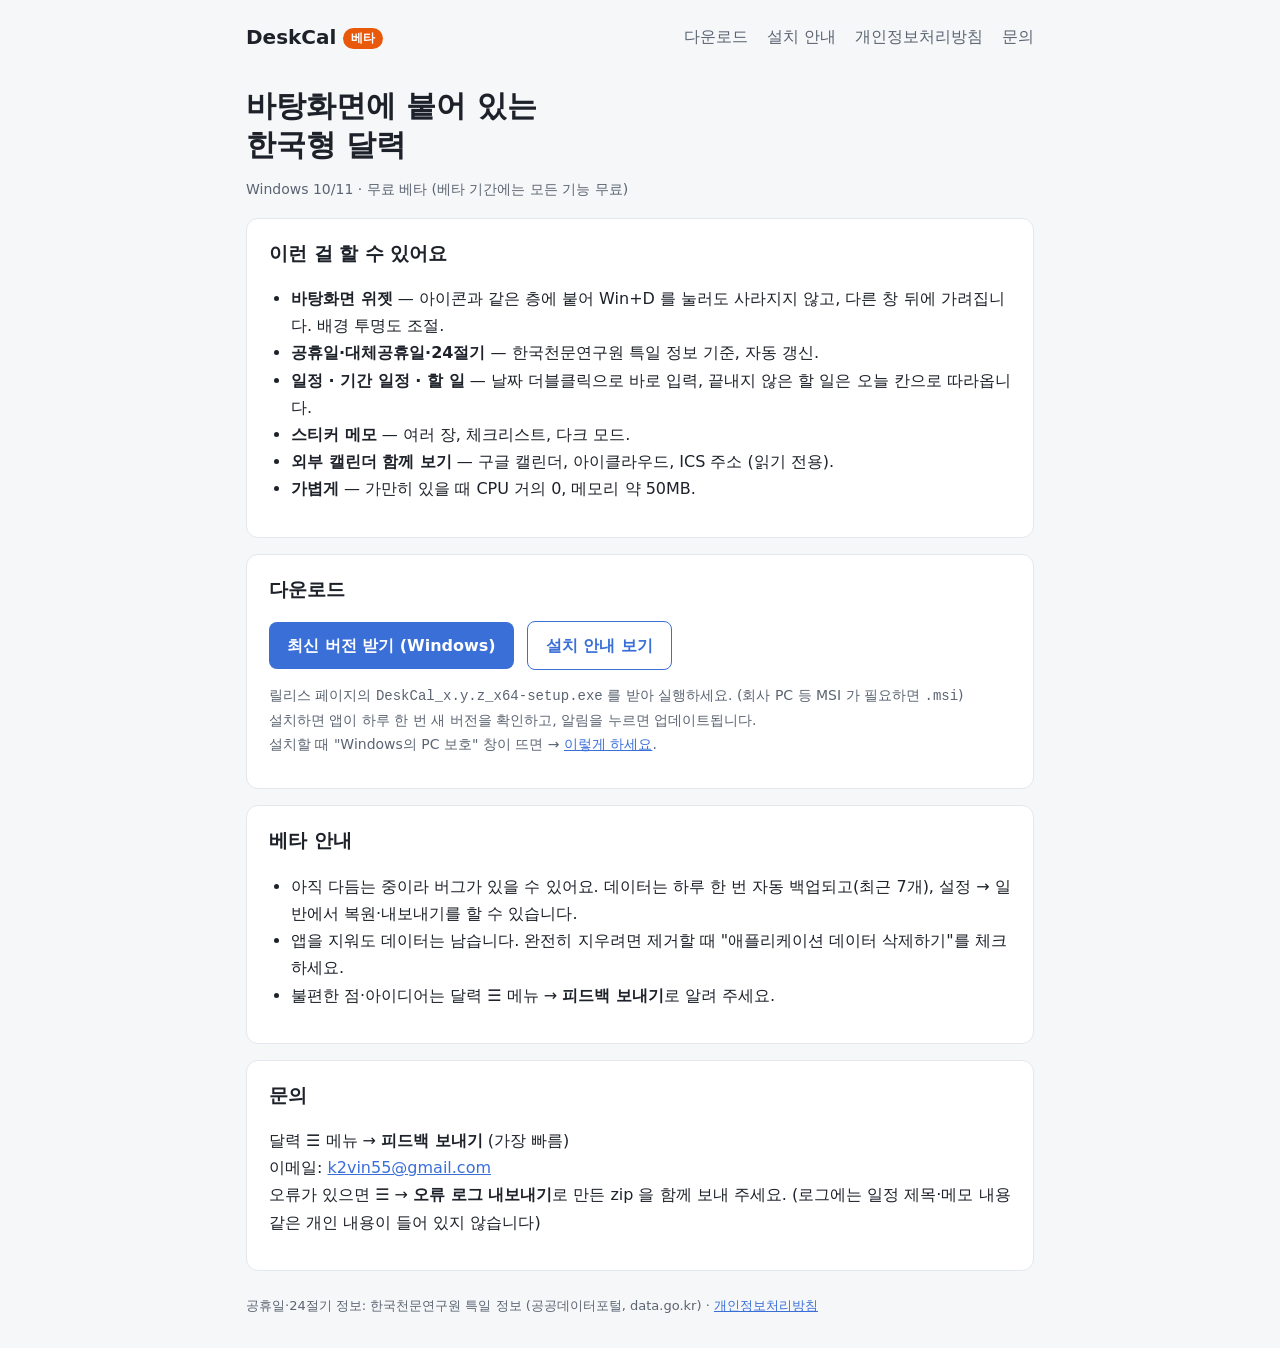
<file: index.html>
<!doctype html>
<html lang="ko">
<head>
  <meta charset="utf-8" />
  <meta name="viewport" content="width=device-width, initial-scale=1" />
  <title>DeskCal — 바탕화면 달력</title>
  <meta name="description" content="바탕화면에 붙어 있는 한국형 달력 위젯. 공휴일·24절기, 일정·할 일, 스티커 메모, 구글·아이클라우드 캘린더 함께 보기." />
  <link rel="stylesheet" href="style.css" />
</head>
<body>
  <header>
    <a class="logo" href="./">DeskCal <span class="beta">베타</span></a>
    <nav>
      <a href="#download">다운로드</a>
      <a href="install.html">설치 안내</a>
      <a href="privacy.html">개인정보처리방침</a>
      <a href="#contact">문의</a>
    </nav>
  </header>
  <main>
    <h1>바탕화면에 붙어 있는<br />한국형 달력</h1>
    <p class="muted">Windows 10/11 · 무료 베타 (베타 기간에는 모든 기능 무료)</p>

    <section>
      <h2>이런 걸 할 수 있어요</h2>
      <ul>
        <li><b>바탕화면 위젯</b> — 아이콘과 같은 층에 붙어 Win+D 를 눌러도 사라지지 않고, 다른 창 뒤에 가려집니다. 배경 투명도 조절.</li>
        <li><b>공휴일·대체공휴일·24절기</b> — 한국천문연구원 특일 정보 기준, 자동 갱신.</li>
        <li><b>일정 · 기간 일정 · 할 일</b> — 날짜 더블클릭으로 바로 입력, 끝내지 않은 할 일은 오늘 칸으로 따라옵니다.</li>
        <li><b>스티커 메모</b> — 여러 장, 체크리스트, 다크 모드.</li>
        <li><b>외부 캘린더 함께 보기</b> — 구글 캘린더, 아이클라우드, ICS 주소 (읽기 전용).</li>
        <li><b>가볍게</b> — 가만히 있을 때 CPU 거의 0, 메모리 약 50MB.</li>
      </ul>
    </section>

    <section id="download">
      <h2>다운로드</h2>
      <a class="download" href="https://github.com/k2vin5/deskcal-data/releases/latest">최신 버전 받기 (Windows)</a>
      <a class="download secondary" href="install.html">설치 안내 보기</a>
      <p class="muted">
        릴리스 페이지의 <code>DeskCal_x.y.z_x64-setup.exe</code> 를 받아 실행하세요. (회사 PC 등 MSI 가 필요하면 <code>.msi</code>)<br />
        설치하면 앱이 하루 한 번 새 버전을 확인하고, 알림을 누르면 업데이트됩니다.<br />
        설치할 때 "Windows의 PC 보호" 창이 뜨면 → <a href="install.html">이렇게 하세요</a>.
      </p>
    </section>

    <section>
      <h2>베타 안내</h2>
      <ul>
        <li>아직 다듬는 중이라 버그가 있을 수 있어요. 데이터는 하루 한 번 자동 백업되고(최근 7개), 설정 → 일반에서 복원·내보내기를 할 수 있습니다.</li>
        <li>앱을 지워도 데이터는 남습니다. 완전히 지우려면 제거할 때 "애플리케이션 데이터 삭제하기"를 체크하세요.</li>
        <li>불편한 점·아이디어는 달력 ☰ 메뉴 → <b>피드백 보내기</b>로 알려 주세요.</li>
      </ul>
    </section>

    <section id="contact">
      <h2>문의</h2>
      <p>
        달력 ☰ 메뉴 → <b>피드백 보내기</b> (가장 빠름)<br />
        이메일: <span id="contact-email"><a href="mailto:k2vin55@gmail.com">k2vin55@gmail.com</a></span><br />
        오류가 있으면 ☰ → <b>오류 로그 내보내기</b>로 만든 zip 을 함께 보내 주세요. (로그에는 일정 제목·메모 내용 같은 개인 내용이 들어 있지 않습니다)
      </p>
    </section>
  </main>
  <footer>
    공휴일·24절기 정보: 한국천문연구원 특일 정보 (공공데이터포털, data.go.kr) ·
    <a href="privacy.html">개인정보처리방침</a>
  </footer>
</body>
</html>
</file>
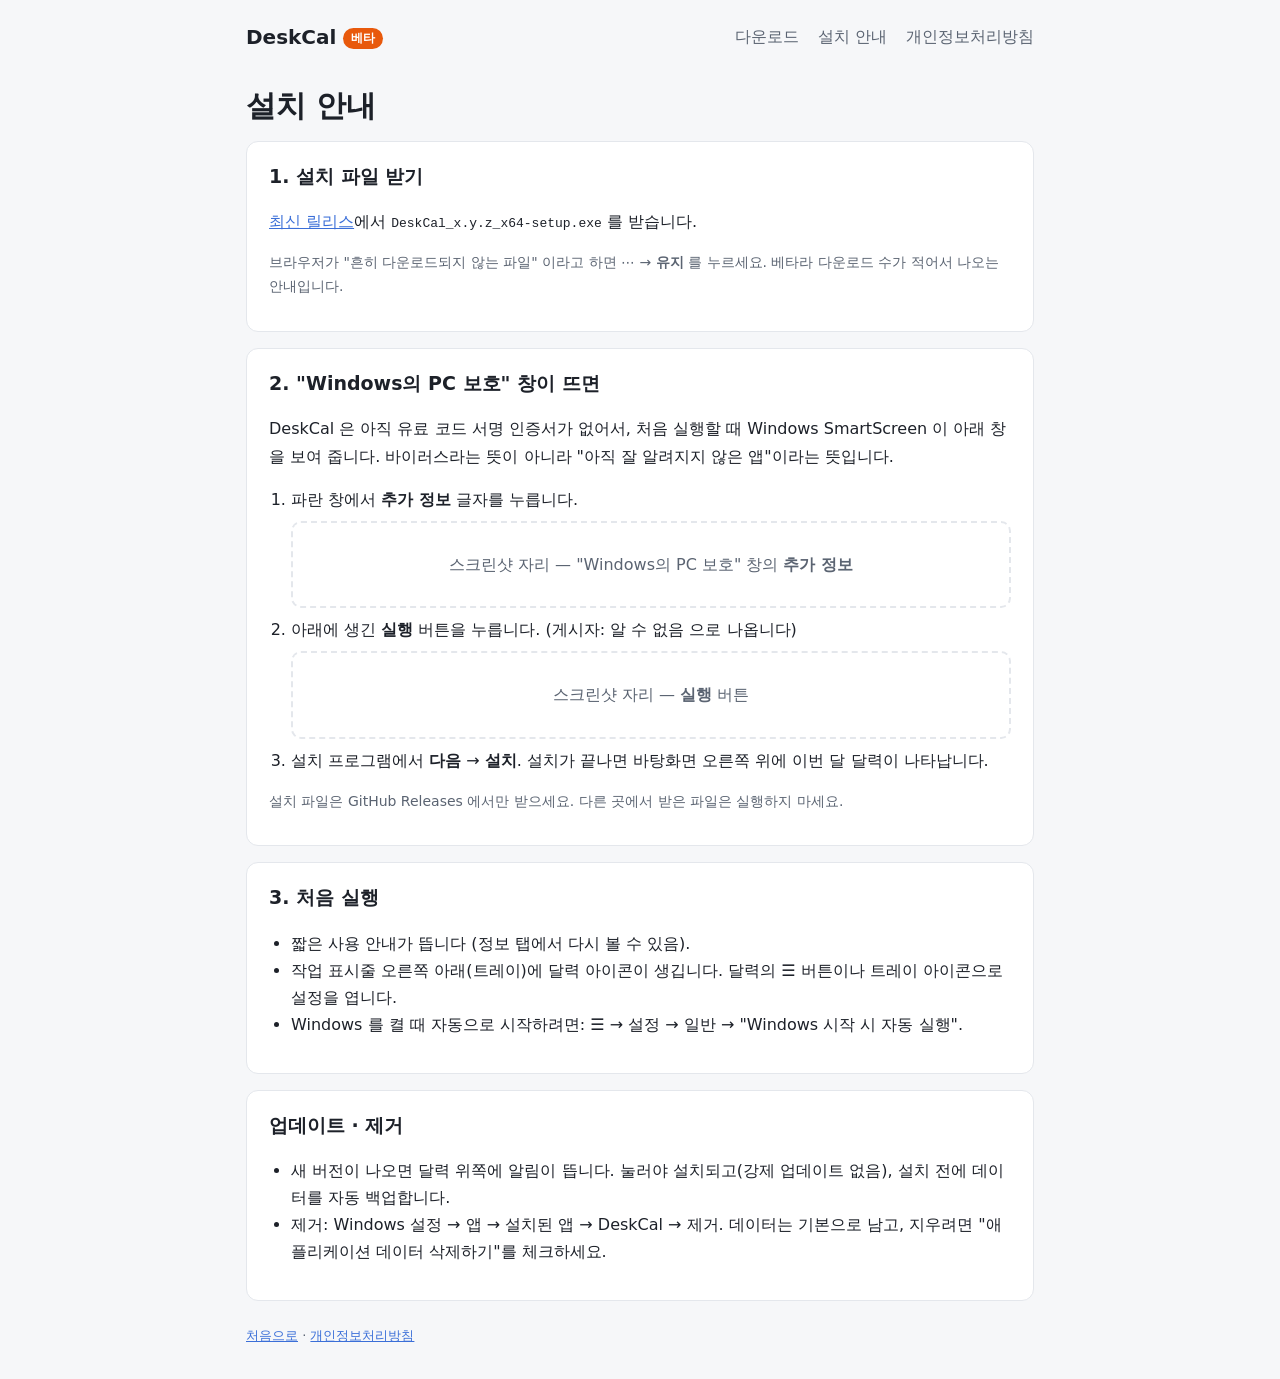
<file: install.html>
<!doctype html>
<html lang="ko">
<head>
  <meta charset="utf-8" />
  <meta name="viewport" content="width=device-width, initial-scale=1" />
  <title>DeskCal 설치 안내</title>
  <link rel="stylesheet" href="style.css" />
</head>
<body>
  <header>
    <a class="logo" href="./">DeskCal <span class="beta">베타</span></a>
    <nav>
      <a href="./#download">다운로드</a>
      <a href="install.html">설치 안내</a>
      <a href="privacy.html">개인정보처리방침</a>
    </nav>
  </header>
  <main>
    <h1>설치 안내</h1>

    <section>
      <h2>1. 설치 파일 받기</h2>
      <p><a href="https://github.com/k2vin5/deskcal-data/releases/latest">최신 릴리스</a>에서 <code>DeskCal_x.y.z_x64-setup.exe</code> 를 받습니다.</p>
      <p class="muted">브라우저가 "흔히 다운로드되지 않는 파일" 이라고 하면 ⋯ → <b>유지</b> 를 누르세요. 베타라 다운로드 수가 적어서 나오는 안내입니다.</p>
    </section>

    <section>
      <h2>2. "Windows의 PC 보호" 창이 뜨면</h2>
      <p>DeskCal 은 아직 유료 코드 서명 인증서가 없어서, 처음 실행할 때 Windows SmartScreen 이 아래 창을 보여 줍니다. 바이러스라는 뜻이 아니라 "아직 잘 알려지지 않은 앱"이라는 뜻입니다.</p>
      <ol>
        <li>파란 창에서 <b>추가 정보</b> 글자를 누릅니다.
          <div class="shot"><!-- 스크린샷 자리: assets/smartscreen-1.png -->스크린샷 자리 — "Windows의 PC 보호" 창의 <b>추가 정보</b></div>
        </li>
        <li>아래에 생긴 <b>실행</b> 버튼을 누릅니다. (게시자: 알 수 없음 으로 나옵니다)
          <div class="shot"><!-- 스크린샷 자리: assets/smartscreen-2.png -->스크린샷 자리 — <b>실행</b> 버튼</div>
        </li>
        <li>설치 프로그램에서 <b>다음</b> → <b>설치</b>. 설치가 끝나면 바탕화면 오른쪽 위에 이번 달 달력이 나타납니다.</li>
      </ol>
      <p class="muted">설치 파일은 GitHub Releases 에서만 받으세요. 다른 곳에서 받은 파일은 실행하지 마세요.</p>
    </section>

    <section>
      <h2>3. 처음 실행</h2>
      <ul>
        <li>짧은 사용 안내가 뜹니다 (정보 탭에서 다시 볼 수 있음).</li>
        <li>작업 표시줄 오른쪽 아래(트레이)에 달력 아이콘이 생깁니다. 달력의 ☰ 버튼이나 트레이 아이콘으로 설정을 엽니다.</li>
        <li>Windows 를 켤 때 자동으로 시작하려면: ☰ → 설정 → 일반 → "Windows 시작 시 자동 실행".</li>
      </ul>
    </section>

    <section>
      <h2>업데이트 · 제거</h2>
      <ul>
        <li>새 버전이 나오면 달력 위쪽에 알림이 뜹니다. 눌러야 설치되고(강제 업데이트 없음), 설치 전에 데이터를 자동 백업합니다.</li>
        <li>제거: Windows 설정 → 앱 → 설치된 앱 → DeskCal → 제거. 데이터는 기본으로 남고, 지우려면 "애플리케이션 데이터 삭제하기"를 체크하세요.</li>
      </ul>
    </section>
  </main>
  <footer><a href="./">처음으로</a> · <a href="privacy.html">개인정보처리방침</a></footer>
</body>
</html>
</file>
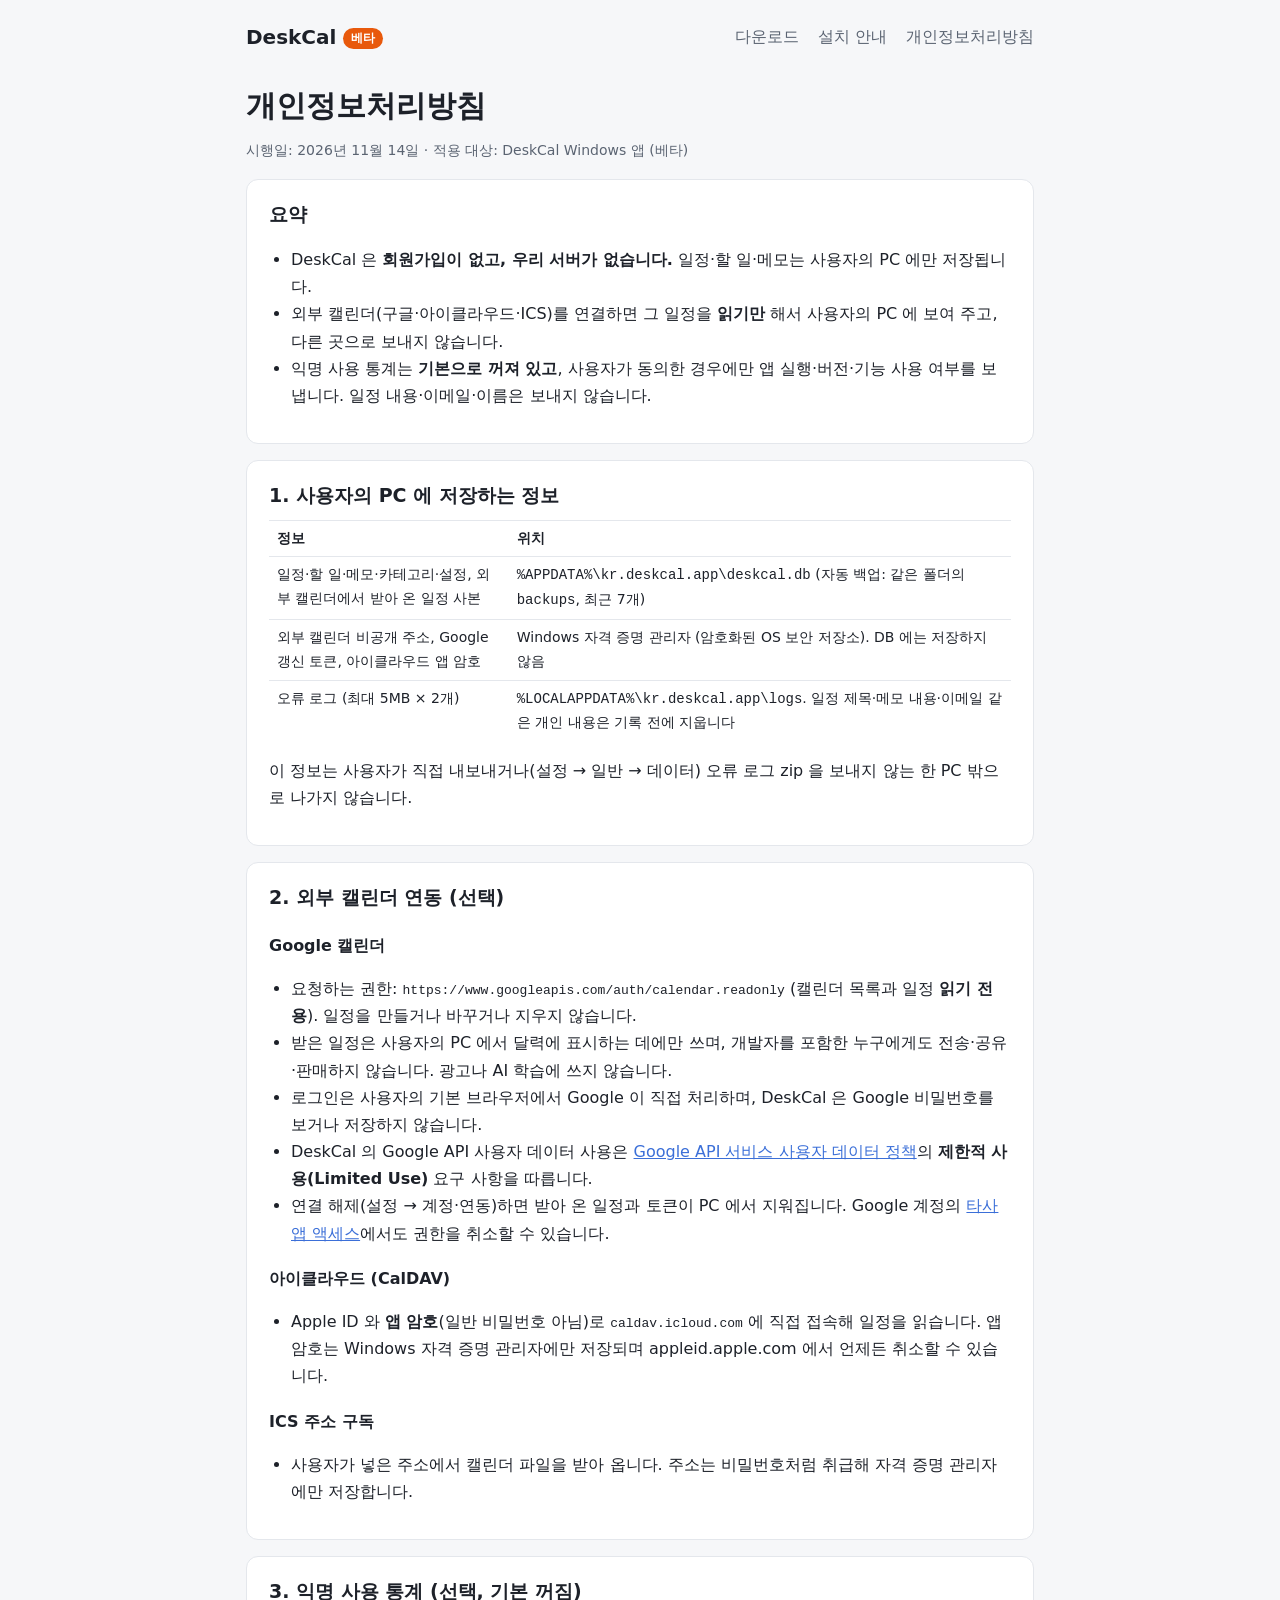
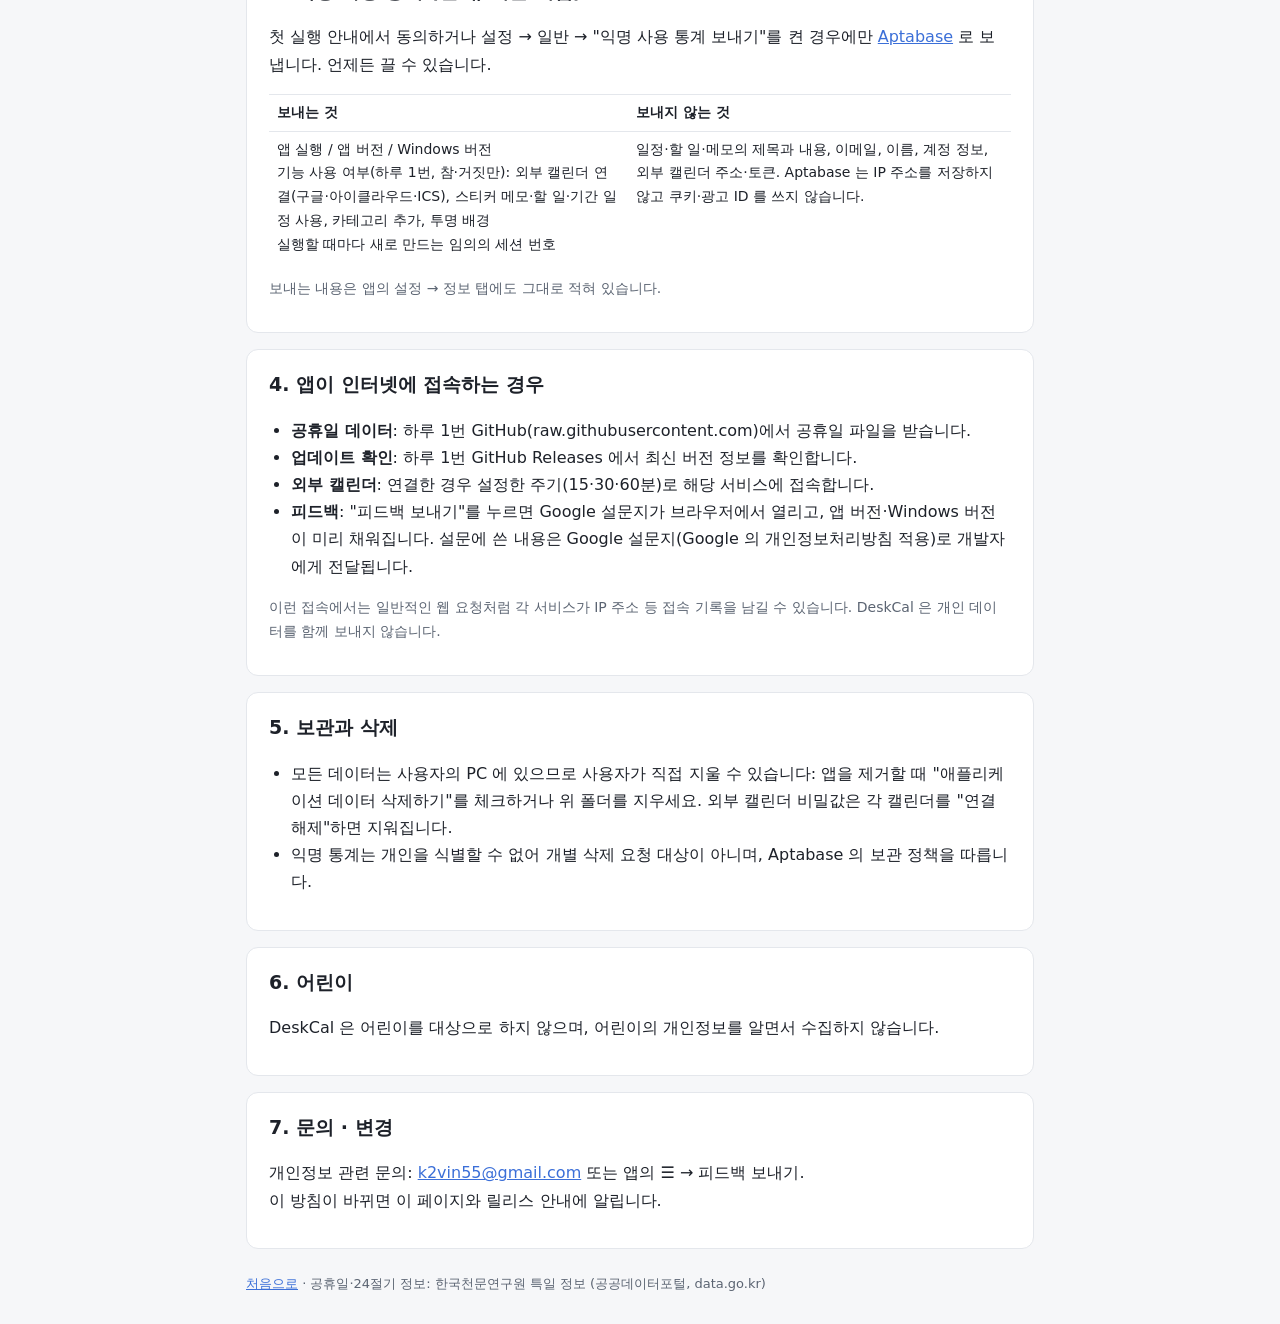
<file: privacy.html>
<!doctype html>
<html lang="ko">
<head>
  <meta charset="utf-8" />
  <meta name="viewport" content="width=device-width, initial-scale=1" />
  <title>DeskCal 개인정보처리방침</title>
  <link rel="stylesheet" href="style.css" />
</head>
<body>
  <header>
    <a class="logo" href="./">DeskCal <span class="beta">베타</span></a>
    <nav>
      <a href="./#download">다운로드</a>
      <a href="install.html">설치 안내</a>
      <a href="privacy.html">개인정보처리방침</a>
    </nav>
  </header>
  <main>
    <h1>개인정보처리방침</h1>
    <p class="muted">시행일: 2026년 11월 14일 · 적용 대상: DeskCal Windows 앱 (베타)</p>

    <section>
      <h2>요약</h2>
      <ul>
        <li>DeskCal 은 <b>회원가입이 없고, 우리 서버가 없습니다.</b> 일정·할 일·메모는 사용자의 PC 에만 저장됩니다.</li>
        <li>외부 캘린더(구글·아이클라우드·ICS)를 연결하면 그 일정을 <b>읽기만</b> 해서 사용자의 PC 에 보여 주고, 다른 곳으로 보내지 않습니다.</li>
        <li>익명 사용 통계는 <b>기본으로 꺼져 있고</b>, 사용자가 동의한 경우에만 앱 실행·버전·기능 사용 여부를 보냅니다. 일정 내용·이메일·이름은 보내지 않습니다.</li>
      </ul>
    </section>

    <section>
      <h2>1. 사용자의 PC 에 저장하는 정보</h2>
      <table>
        <tr><th>정보</th><th>위치</th></tr>
        <tr><td>일정·할 일·메모·카테고리·설정, 외부 캘린더에서 받아 온 일정 사본</td><td><code>%APPDATA%\kr.deskcal.app\deskcal.db</code> (자동 백업: 같은 폴더의 <code>backups</code>, 최근 7개)</td></tr>
        <tr><td>외부 캘린더 비공개 주소, Google 갱신 토큰, 아이클라우드 앱 암호</td><td>Windows 자격 증명 관리자 (암호화된 OS 보안 저장소). DB 에는 저장하지 않음</td></tr>
        <tr><td>오류 로그 (최대 5MB × 2개)</td><td><code>%LOCALAPPDATA%\kr.deskcal.app\logs</code>. 일정 제목·메모 내용·이메일 같은 개인 내용은 기록 전에 지웁니다</td></tr>
      </table>
      <p>이 정보는 사용자가 직접 내보내거나(설정 → 일반 → 데이터) 오류 로그 zip 을 보내지 않는 한 PC 밖으로 나가지 않습니다.</p>
    </section>

    <section>
      <h2>2. 외부 캘린더 연동 (선택)</h2>
      <h3>Google 캘린더</h3>
      <ul>
        <li>요청하는 권한: <code>https://www.googleapis.com/auth/calendar.readonly</code> (캘린더 목록과 일정 <b>읽기 전용</b>). 일정을 만들거나 바꾸거나 지우지 않습니다.</li>
        <li>받은 일정은 사용자의 PC 에서 달력에 표시하는 데에만 쓰며, 개발자를 포함한 누구에게도 전송·공유·판매하지 않습니다. 광고나 AI 학습에 쓰지 않습니다.</li>
        <li>로그인은 사용자의 기본 브라우저에서 Google 이 직접 처리하며, DeskCal 은 Google 비밀번호를 보거나 저장하지 않습니다.</li>
        <li>DeskCal 의 Google API 사용자 데이터 사용은 <a href="https://developers.google.com/terms/api-services-user-data-policy">Google API 서비스 사용자 데이터 정책</a>의 <b>제한적 사용(Limited Use)</b> 요구 사항을 따릅니다.</li>
        <li>연결 해제(설정 → 계정·연동)하면 받아 온 일정과 토큰이 PC 에서 지워집니다. Google 계정의 <a href="https://myaccount.google.com/permissions">타사 앱 액세스</a>에서도 권한을 취소할 수 있습니다.</li>
      </ul>
      <h3>아이클라우드 (CalDAV)</h3>
      <ul>
        <li>Apple ID 와 <b>앱 암호</b>(일반 비밀번호 아님)로 <code>caldav.icloud.com</code> 에 직접 접속해 일정을 읽습니다. 앱 암호는 Windows 자격 증명 관리자에만 저장되며 appleid.apple.com 에서 언제든 취소할 수 있습니다.</li>
      </ul>
      <h3>ICS 주소 구독</h3>
      <ul>
        <li>사용자가 넣은 주소에서 캘린더 파일을 받아 옵니다. 주소는 비밀번호처럼 취급해 자격 증명 관리자에만 저장합니다.</li>
      </ul>
    </section>

    <section>
      <h2>3. 익명 사용 통계 (선택, 기본 꺼짐)</h2>
      <p>첫 실행 안내에서 동의하거나 설정 → 일반 → "익명 사용 통계 보내기"를 켠 경우에만 <a href="https://aptabase.com">Aptabase</a> 로 보냅니다. 언제든 끌 수 있습니다.</p>
      <table>
        <tr><th>보내는 것</th><th>보내지 않는 것</th></tr>
        <tr>
          <td>
            앱 실행 / 앱 버전 / Windows 버전<br />
            기능 사용 여부(하루 1번, 참·거짓만): 외부 캘린더 연결(구글·아이클라우드·ICS), 스티커 메모·할 일·기간 일정 사용, 카테고리 추가, 투명 배경<br />
            실행할 때마다 새로 만드는 임의의 세션 번호
          </td>
          <td>일정·할 일·메모의 제목과 내용, 이메일, 이름, 계정 정보, 외부 캘린더 주소·토큰. Aptabase 는 IP 주소를 저장하지 않고 쿠키·광고 ID 를 쓰지 않습니다.</td>
        </tr>
      </table>
      <p class="muted">보내는 내용은 앱의 설정 → 정보 탭에도 그대로 적혀 있습니다.</p>
    </section>

    <section>
      <h2>4. 앱이 인터넷에 접속하는 경우</h2>
      <ul>
        <li><b>공휴일 데이터</b>: 하루 1번 GitHub(raw.githubusercontent.com)에서 공휴일 파일을 받습니다.</li>
        <li><b>업데이트 확인</b>: 하루 1번 GitHub Releases 에서 최신 버전 정보를 확인합니다.</li>
        <li><b>외부 캘린더</b>: 연결한 경우 설정한 주기(15·30·60분)로 해당 서비스에 접속합니다.</li>
        <li><b>피드백</b>: "피드백 보내기"를 누르면 Google 설문지가 브라우저에서 열리고, 앱 버전·Windows 버전이 미리 채워집니다. 설문에 쓴 내용은 Google 설문지(Google 의 개인정보처리방침 적용)로 개발자에게 전달됩니다.</li>
      </ul>
      <p class="muted">이런 접속에서는 일반적인 웹 요청처럼 각 서비스가 IP 주소 등 접속 기록을 남길 수 있습니다. DeskCal 은 개인 데이터를 함께 보내지 않습니다.</p>
    </section>

    <section>
      <h2>5. 보관과 삭제</h2>
      <ul>
        <li>모든 데이터는 사용자의 PC 에 있으므로 사용자가 직접 지울 수 있습니다: 앱을 제거할 때 "애플리케이션 데이터 삭제하기"를 체크하거나 위 폴더를 지우세요. 외부 캘린더 비밀값은 각 캘린더를 "연결 해제"하면 지워집니다.</li>
        <li>익명 통계는 개인을 식별할 수 없어 개별 삭제 요청 대상이 아니며, Aptabase 의 보관 정책을 따릅니다.</li>
      </ul>
    </section>

    <section>
      <h2>6. 어린이</h2>
      <p>DeskCal 은 어린이를 대상으로 하지 않으며, 어린이의 개인정보를 알면서 수집하지 않습니다.</p>
    </section>

    <section id="contact">
      <h2>7. 문의 · 변경</h2>
      <p>개인정보 관련 문의: <span id="contact-email"><a href="mailto:k2vin55@gmail.com">k2vin55@gmail.com</a></span> 또는 앱의 ☰ → 피드백 보내기.<br />
      이 방침이 바뀌면 이 페이지와 릴리스 안내에 알립니다.</p>
    </section>
  </main>
  <footer><a href="./">처음으로</a> · 공휴일·24절기 정보: 한국천문연구원 특일 정보 (공공데이터포털, data.go.kr)</footer>
</body>
</html>
</file>
<file: style.css>
:root {
  --bg: #f6f7f9;
  --card: #ffffff;
  --fg: #1d2129;
  --muted: #5b6472;
  --line: #e4e7ec;
  --accent: #3b6fd8;
  --beta: #e8590c;
  font-family: "Pretendard", "Malgun Gothic", "맑은 고딕", system-ui, sans-serif;
}

@media (prefers-color-scheme: dark) {
  :root {
    --bg: #17191e;
    --card: #22252c;
    --fg: #e8eaef;
    --muted: #a3abb8;
    --line: #2f333c;
    --accent: #8ab4ff;
  }
}

* {
  box-sizing: border-box;
}

body {
  margin: 0;
  background: var(--bg);
  color: var(--fg);
  line-height: 1.7;
}

header,
main,
footer {
  max-width: 820px;
  margin: 0 auto;
  padding: 0 16px;
}

header {
  display: flex;
  align-items: center;
  justify-content: space-between;
  flex-wrap: wrap;
  gap: 8px;
  padding-top: 20px;
  padding-bottom: 8px;
}

header .logo {
  font-weight: 800;
  font-size: 20px;
  color: var(--fg);
  text-decoration: none;
}

nav a {
  color: var(--muted);
  text-decoration: none;
  margin-left: 14px;
}

nav a:hover {
  color: var(--accent);
}

.beta {
  display: inline-block;
  padding: 0 8px;
  border-radius: 999px;
  font-size: 12px;
  font-weight: 700;
  color: #fff;
  background: var(--beta);
  vertical-align: middle;
}

section {
  background: var(--card);
  border: 1px solid var(--line);
  border-radius: 12px;
  padding: 18px 22px;
  margin: 16px 0;
}

h1 {
  font-size: 30px;
  line-height: 1.3;
  margin: 24px 0 8px;
}

h2 {
  font-size: 19px;
  margin: 0 0 8px;
}

h3 {
  font-size: 16px;
  margin: 18px 0 4px;
}

a {
  color: var(--accent);
}

.download {
  display: inline-block;
  margin: 8px 8px 0 0;
  padding: 10px 18px;
  border-radius: 8px;
  background: var(--accent);
  color: #fff;
  font-weight: 700;
  text-decoration: none;
}

.download.secondary {
  background: transparent;
  color: var(--accent);
  border: 1px solid var(--accent);
}

.muted {
  color: var(--muted);
  font-size: 14px;
}

.shot {
  border: 2px dashed var(--line);
  border-radius: 10px;
  padding: 28px;
  text-align: center;
  color: var(--muted);
  margin: 8px 0;
}

.shot img {
  max-width: 100%;
  border-radius: 8px;
}

ul,
ol {
  padding-left: 22px;
}

table {
  border-collapse: collapse;
  width: 100%;
  font-size: 14px;
}

th,
td {
  border-top: 1px solid var(--line);
  padding: 6px 8px;
  text-align: left;
  vertical-align: top;
}

footer {
  padding-top: 8px;
  padding-bottom: 32px;
  color: var(--muted);
  font-size: 13px;
}
</file>
